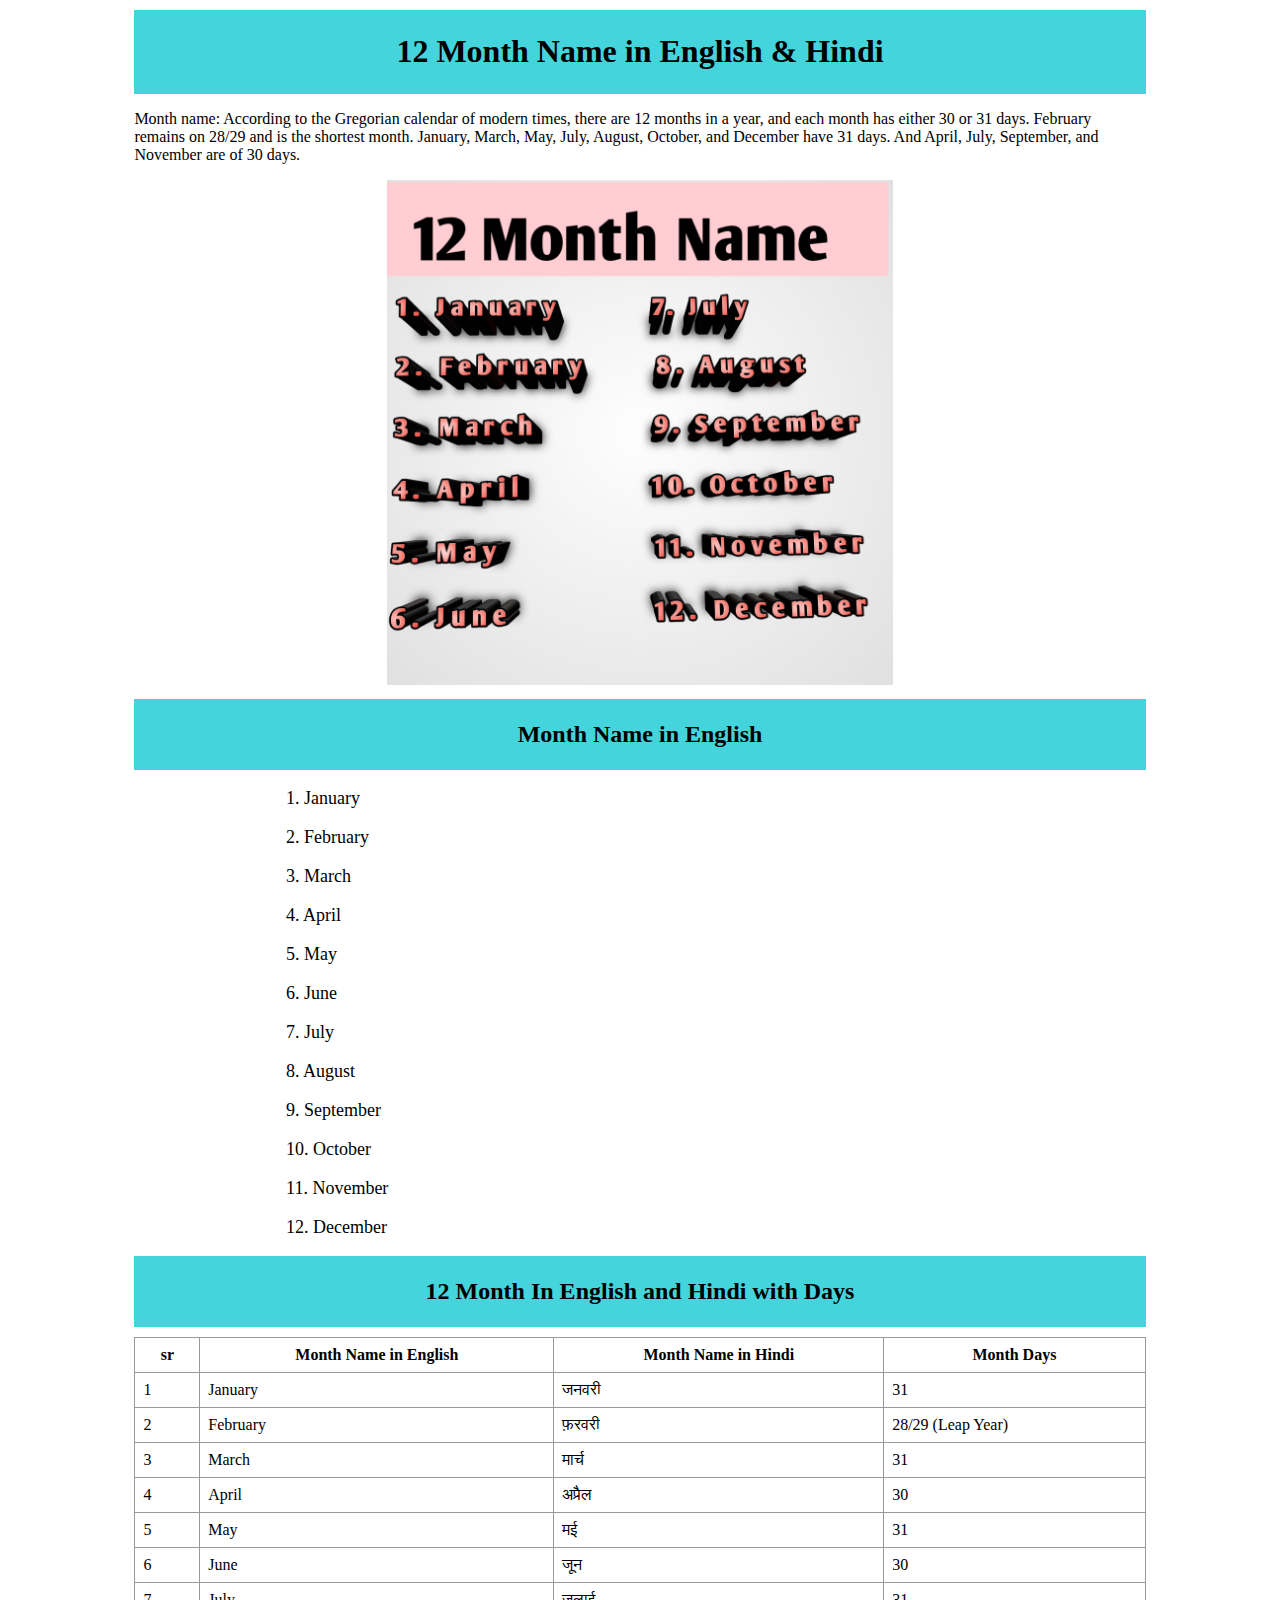
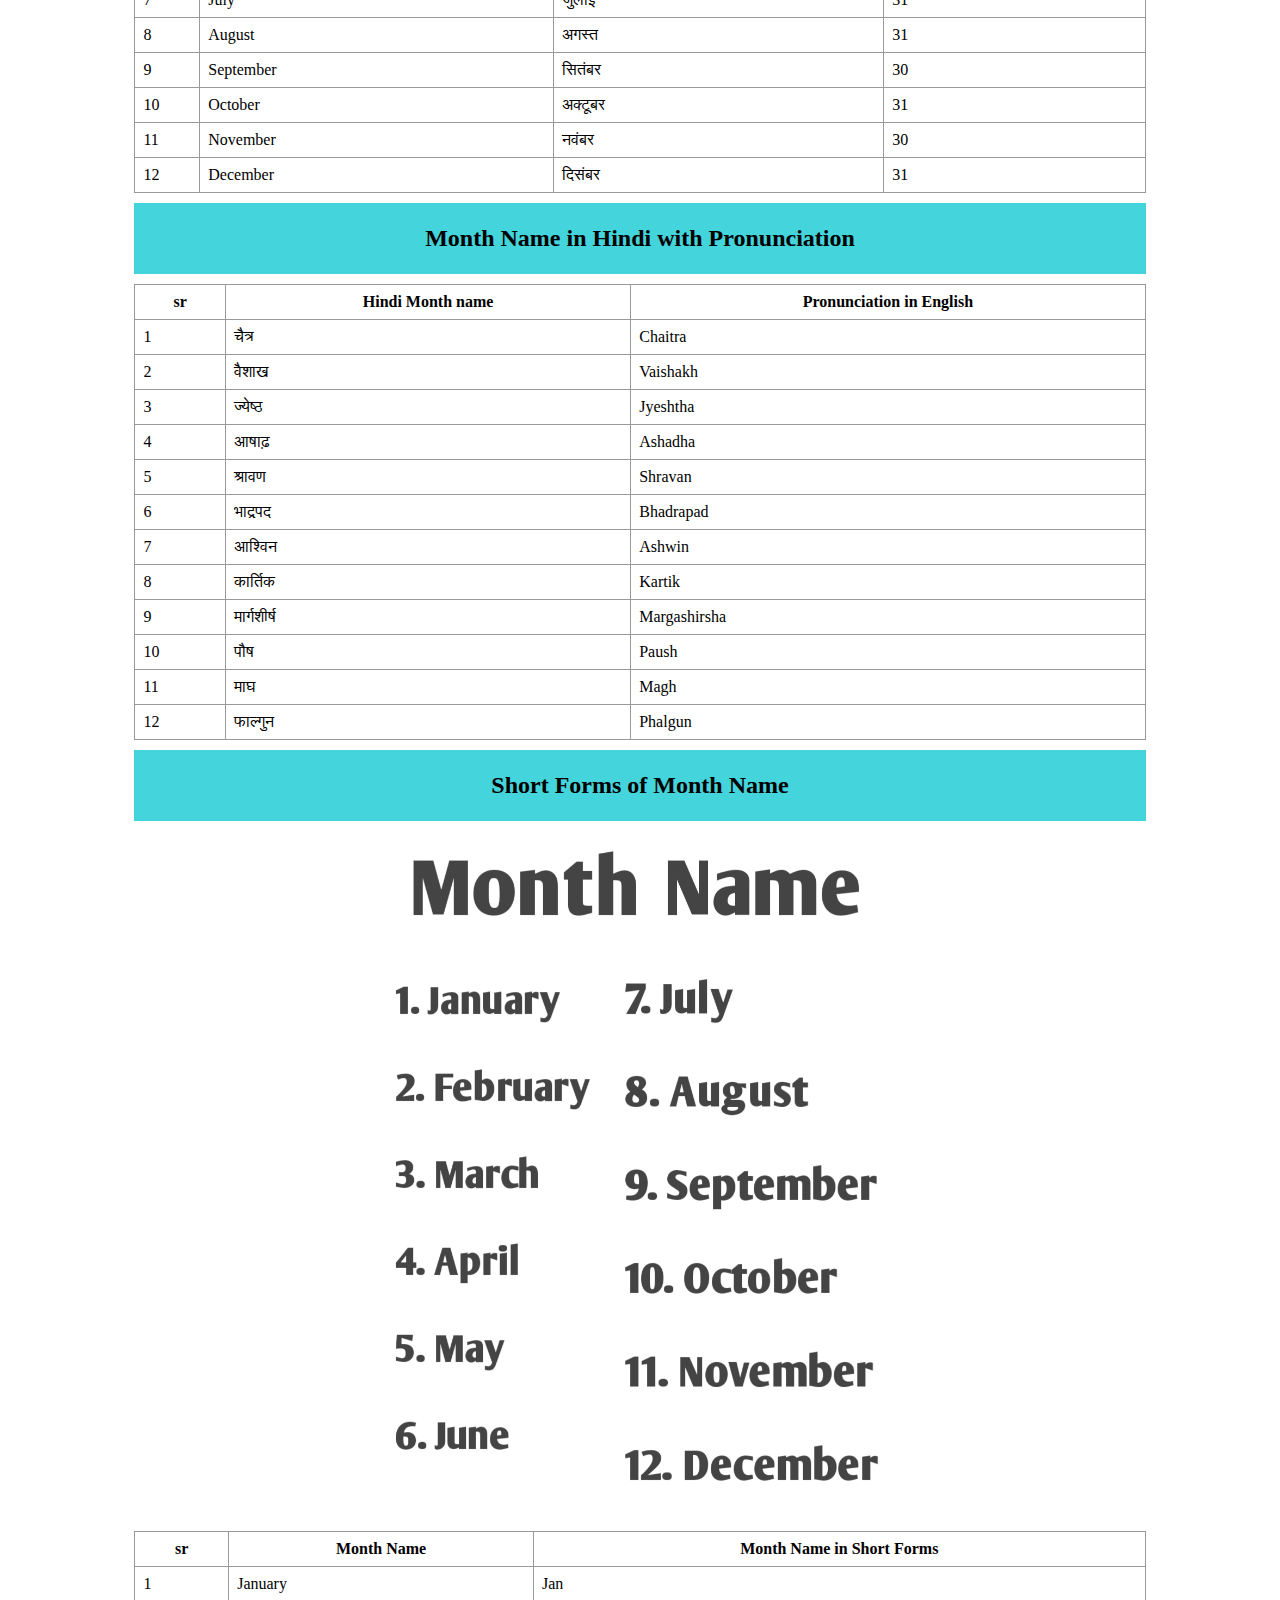
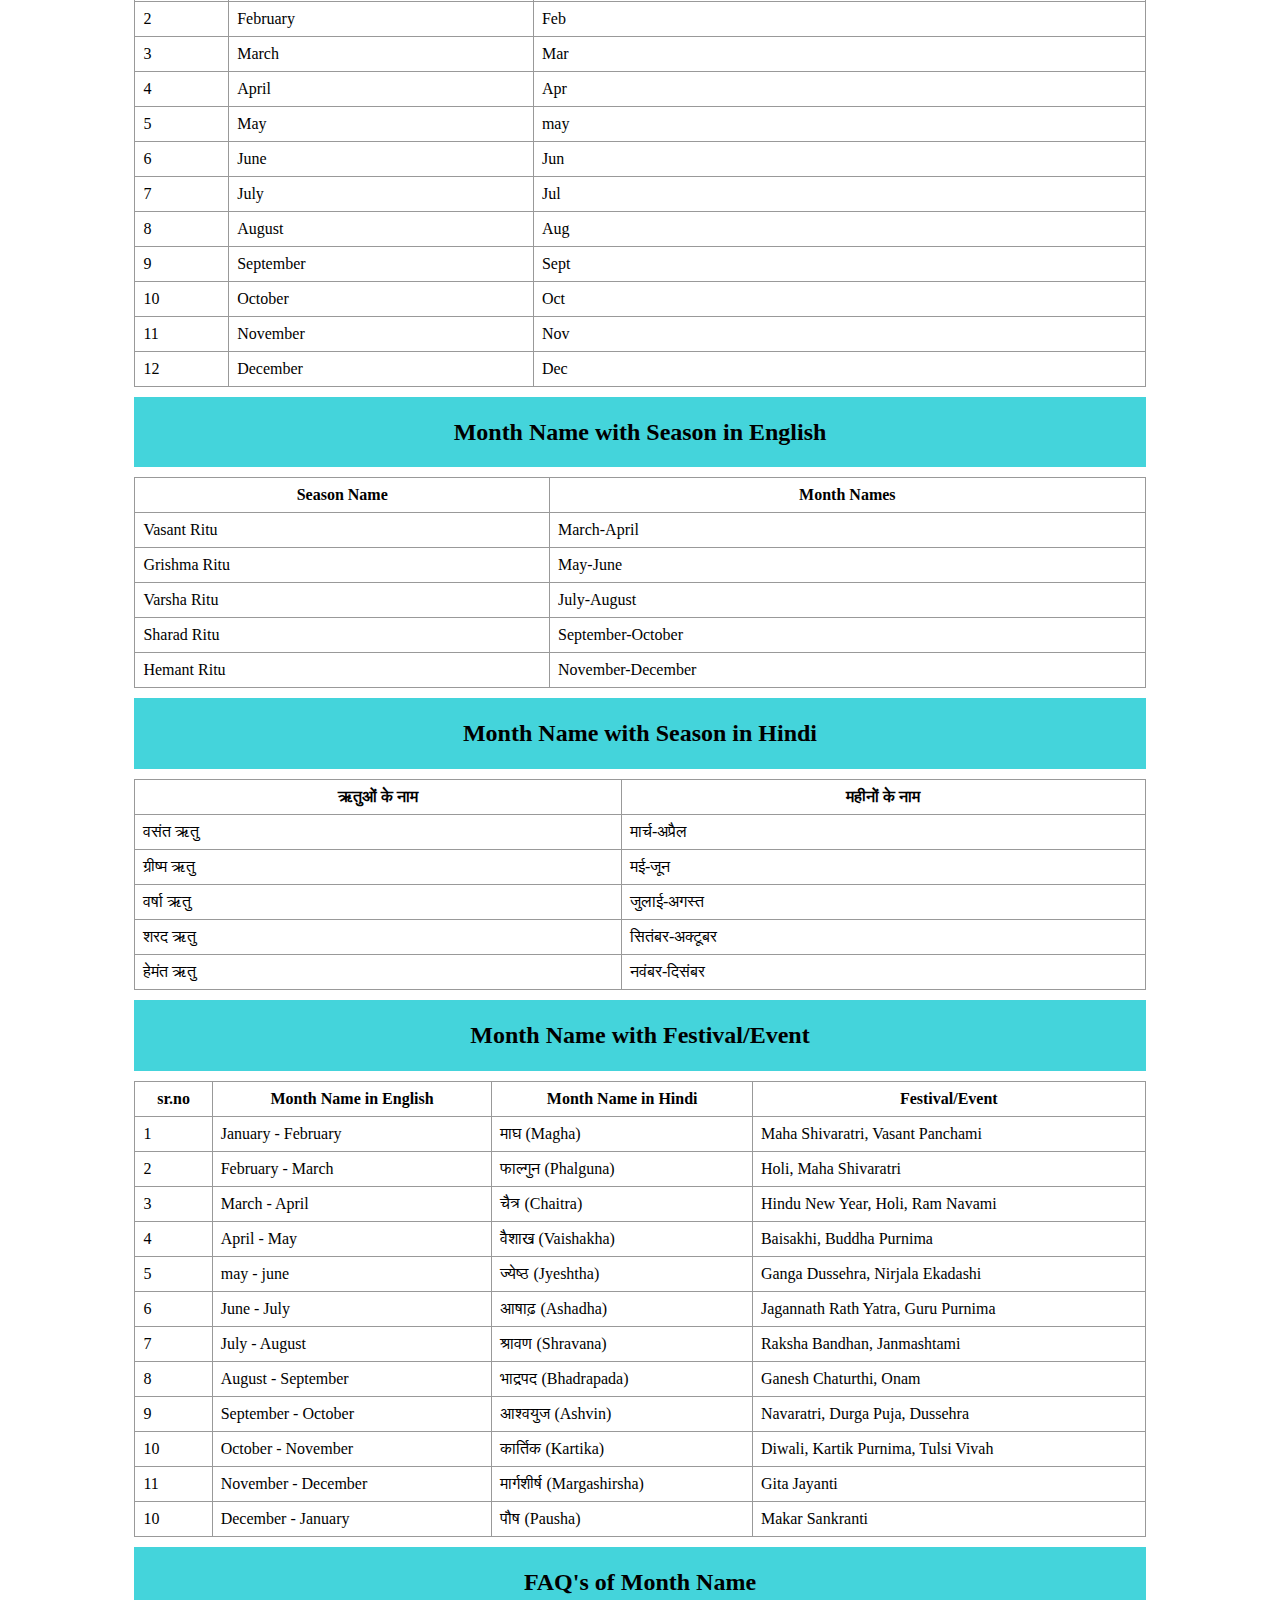
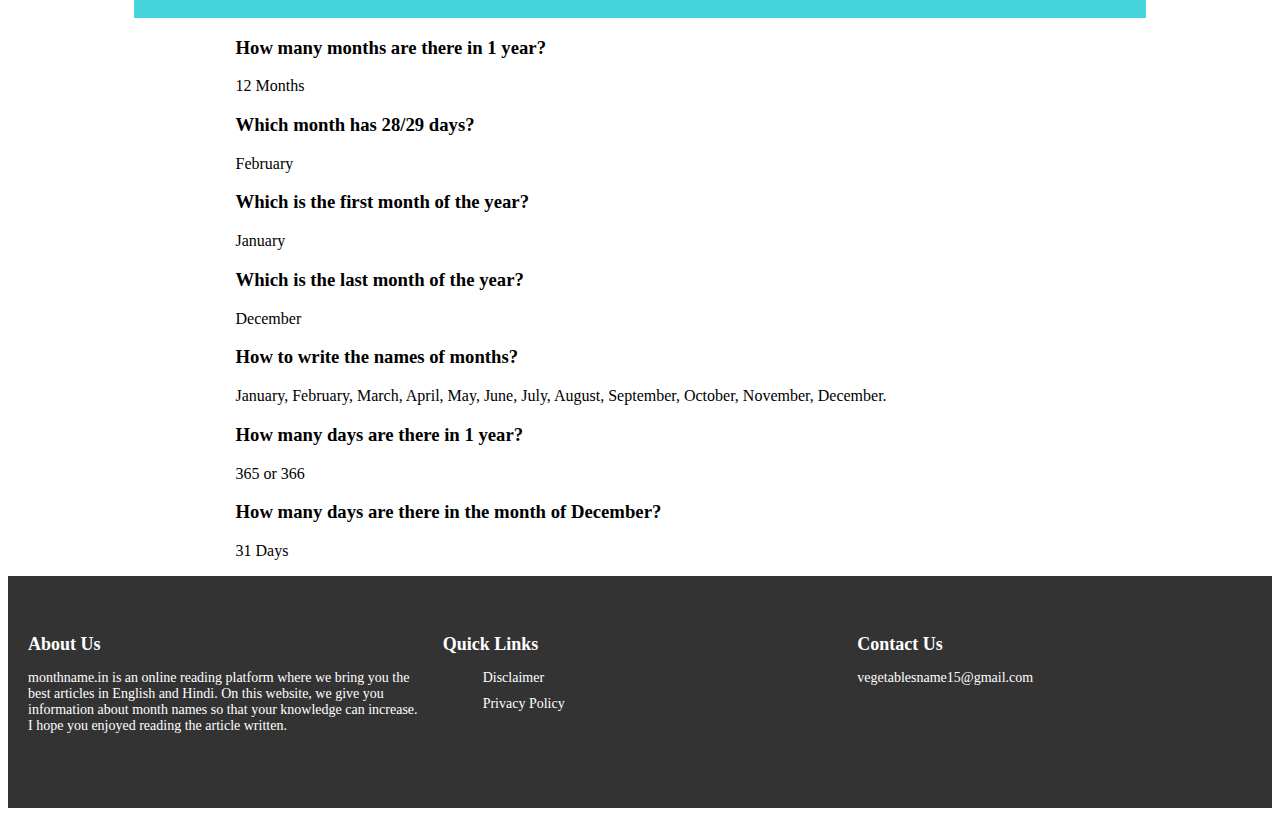
<file: index.html>
<!DOCTYPE html>
<html lang="en-IN">
<head>
<meta charset="utf-8">
<style>:root{--color-primary:#021835;}</style>
<meta http-equiv="x-ua-compatible" content="ie=edge">
<meta name="google-adsense-account" content="ca-pub-6056439217036619">
<meta name="HandheldFriendly" content="True">
<link rel="stylesheet" href=css/master.css>
<meta name="viewport" content="width=device-width, initial-scale=1", shrink-to-fit=no>
<meta name="description" content="According to the Gregorian calendar of modern times, there are 12 months in a year, and each month has either 30 or 31 days. February remains on 28/29.">
<title>12 Months Name in English and Hindi</title>
<link rel="canonical" href="https://monthname.in/">
<meta name="robots" content="index, follow" />
<meta name="keywords" content="Months Name, Months Name, Name of Month">
<link rel="icon" type="image/png" href="icon/favicon-96x96.png" sizes="96x96" />
<link rel="icon" type="image/svg+xml" href="icon/favicon.svg" />
<link rel="shortcut icon" href="icon/favicon.ico" />
<link rel="apple-touch-icon" sizes="180x180" href="icon/apple-touch-icon.png" />
<meta name="apple-mobile-web-app-title" content="MyWebSite" />
<link rel="manifest" href="/icon/site.webmanifest" />
<!-- Open Graph / Facebook -->
<meta property="og:title" content="12 Months Name in English and Hindi">
<meta property="og:site_name" content="months name">
<meta property="og:url" content="https://monthname.in/">
<meta property="og:description" content="According to the Gregorian calendar of modern times, there are 12 months in a year, and each month has either 30 or 31 days. February remains on 28/29 and is the shortest month. January, March, May, July, August, October, and December have 31 days. And April, July, September, and November are of 30 days.">
<meta property="og:type" content="website">
<meta property="og:image" content="https://monthname.in/img/monthname.jpeg" />

<!-- X (Twitter) -->
<meta property="twitter:card" content="summary_large_image" />
<meta property="twitter:url" content="https://monthname.in/" />
<meta property="twitter:title" content="12 Months Name in English and Hindi" />
<meta property="twitter:description" content="According to the Gregorian calendar of modern times, there are 12 months in a year, and each month has either 30 or 31 days. February remains on 28/29 and is the shortest month. January, March, May, July, August, October, and December have 31 days. And April, July, September, and November are of 30 days." />
<meta property="twitter:image" content="https://monthname.in/img/monthname.jpeg" />


<script type="application/ld+json">
{
  "@context": "https://schema.org",
  "@type": "Article",
  "mainEntityOfPage": {
    "@type": "WebPage",
    "@id": "https://monthname.in/"
  },
  "headline": "12 Month Name in English & Hindi",
  "description": "According to the Gregorian calendar of modern times, there are 12 months in a year, and each month has either 30 or 31 days. February remains on 28/29.",
  "articleBody": "Month name: According to the Gregorian calendar of modern times, there are 12 months in a year, and each month has either 30 or 31 days. February remains on 28/29 and is the shortest month. January, March, May, July, August, October, and December have 31 days. And April, July, September, and November are of 30 days. Month name: According to the Gregorian calendar of modern times, there are 12 months in a year, and each month has either 30 or 31 days. February remains on 28/29 and is the shortest month. January, March, May, July, August, October, and December have 31 days. And April, July, September, and November are of 30 days. sr Month Name Month Name in Short Forms 1 January Jan 2 February Feb 3 March Mar 4 April Apr 5 May may 6 June Jun 7 July Jul 8 August Aug 9 September Sept 10 October Oct 11 November Nov 12 December Dec Month Name with Season in English Season Name Month Names Vasant Ritu March-April Grishma Ritu May-June Varsha Ritu July-August Sharad Ritu September-October Hemant Ritu November-December Month Name with Season in Hindi ऋतुओं के नाम महीनों के नाम वसंत ऋतु मार्च-अप्रैल ग्रीष्म ऋतु मई-जून वर्षा ऋतु जुलाई-अगस्त शरद ऋतु सितंबर-अक्टूबर हेमंत ऋतु नवंबर-दिसंबर Month Name with Festival/Event sr.no Month Name in English Month Name in Hindi Festival/Event 1 January - February माघ (Magha) Maha Shivaratri, Vasant Panchami 2 February - March फाल्गुन (Phalguna) Holi, Maha Shivaratri 3 March - April चैत्र (Chaitra) Hindu New Year, Holi, Ram Navami 4 April - May वैशाख (Vaishakha) Baisakhi, Buddha Purnima 5 may - june ज्येष्ठ (Jyeshtha) Ganga Dussehra, Nirjala Ekadashi 6 June - July आषाढ़ (Ashadha) Jagannath Rath Yatra, Guru Purnima 7 July - August श्रावण (Shravana) Raksha Bandhan, Janmashtami 8 August - September भाद्रपद (Bhadrapada) Ganesh Chaturthi, Onam 9 September - October आश्वयुज (Ashvin) Navaratri, Durga Puja, Dussehra 10 October - November कार्तिक (Kartika) Diwali, Kartik Purnima, Tulsi Vivah 11 November - December मार्गशीर्ष (Margashirsha) Gita Jayanti 10 December - January पौष (Pausha) Makar Sankranti",
  "image": "https://monthname.in/img/monthsname.jpeg",  
  "author": {
    "@type": "Person",
    "name": "week name",
    "url": "https://monthname.in/aboutus"
  },  
  "publisher": {
    "@type": "Organization",
    "name": "week name",
    "logo": {
      "@type": "ImageObject",
      "url": "https://monthname.in/month-name.png"
    }
  },
  "datePublished": "2024-12-07T08:00:00+08:00",
  "dateModified": "2025-07-14T08:00:00+08:00"
}
</script>
  <script type="application/ld+json">
{
  "@context": "https://schema.org",
  "@type": "FAQPage",
  "mainEntity": [{
    "@type": "Question",
    "name": "How many months are there in 1 year?",
    "acceptedAnswer": {
      "@type": "Answer",
      "text": "12 Months"
    }
  },{
    "@type": "Question",
    "name": "Which month has 28/29 days?",
    "acceptedAnswer": {
      "@type": "Answer",
      "text": "February"
    }
  },{
    "@type": "Question",
    "name": "Which is the first month of the year?",
    "acceptedAnswer": {
      "@type": "Answer",
      "text": "January"
    }
  },{
    "@type": "Question",
    "name": "Which is the last month of the year?",
    "acceptedAnswer": {
      "@type": "Answer",
      "text": "December"
    }
  },{
    "@type": "Question",
    "name": "How to write the names of months?",
    "acceptedAnswer": {
      "@type": "Answer",
      "text": "January, February, March, April, May, June, July, August, September, October, November, December."
    }
  },{
    "@type": "Question",
    "name": "How many days are there in 1 year?",
    "acceptedAnswer": {
      "@type": "Answer",
      "text": "365 or 366"
    }
  },{
    "@type": "Question",
    "name": "How many days are there in the month of December?",
    "acceptedAnswer": {
      "@type": "Answer",
      "text": "31 Days"
    }
  }]
}
</script>

  </head>
  <main class="site-content" role="main" id="main-content" aria-label="Homepage content" style="height: auto !important;">
  <article class="article" aria-labelledby="article-title" style="height: auto !important;">
  <body>
    <div class="example">
    <div class="d1"><h1>12 Month Name in English & Hindi</h1></div>
    <p class="c5">Month name: According to the Gregorian calendar of modern times, there are 12 months in a year, and each month has either 30 or 31 days. February remains on 28/29 and is the shortest month. January, March, May, July, August, October, and December have 31 days. And April, July, September, and November are of 30 days.</p>
    <img src="img/monthname.jpeg" alt="months name" class="r"><br>
    <div class="d1"><h2>Month Name in English</h2></div>
    <div class="c2">
      <p class="h1">1. January</p>
       <p class="h1">2. February</p>
       <p class="h1">3. March</p>
       <p class="h1">4. April</p>
       <p class="h1">5. May</p>
       <p class="h1">6. June</p>
       <p class="h1">7. July</p>
       <p class="h1">8. August</p>
       <p class="h1">9. September</p>
       <p class="h1">10. October</p>
       <p class="h1">11. November</p>
       <p class="h1">12. December</p>
     </div>
     <div class="d1"><h2>12 Month In English and Hindi with Days</h2></div>
     <div style="overflow-x:auto;" class="first">
     <table style="width:100%">
       <tr>
         <th>sr</th>
         <th>Month Name in English</th>
         <th>Month Name in Hindi</th>
          <th> Month Days</th>
        </tr>
       <tr>
         <td>1</td>
         <td>January</td>
         <td>जनवरी</td>
         <td>31</td>
       </tr>
       <tr>
         <td>2</td>
         <td>February</td>
         <td>फ़रवरी</td>
         <td>28/29 (Leap Year)</td>
       </tr>
       <tr>
         <td>3</td>
         <td>March</td>
         <td>मार्च</td>
         <td>31</td>
       </tr>
       <tr>
         <td>4</td>
         <td>April</td>
         <td>अप्रैल</td>
         <td>30</td>
       </tr>
       <tr>
         <td>5</td>
         <td>May</td>
         <td>मई</td>
         <td>31</td>
       </tr>
       <tr>
         <td>6</td>
         <td>June</td>
         <td>जून</td>
         <td>30</td>
       </tr>
       <tr>
         <td>7</td>
         <td>July</td>
         <td>जुलाई</td>
         <td>31</td>
       </tr>
       <tr>
         <td>8</td>
         <td>August</td>
         <td>अगस्त</td>
         <td>31</td>
       </tr>
       <tr>
         <td>9</td>
         <td>September</td>
         <td>सितंबर</td>
         <td>30</td>
       </tr>
       <tr>
         <td>10</td>
         <td>October</td>
         <td>अक्टूबर</td>
         <td>31</td>
       </tr>
       <tr>
         <td>11</td>
         <td>November</td>
         <td>नवंबर</td>
         <td>30</td>
       </tr>
       <tr>
         <td>12</td>
         <td>December</td>
         <td>दिसंबर</td>
         <td>31</td>
       </tr>
</table>
</div>
        <div class="d1"><h2>Month Name in Hindi with Pronunciation</h2></div>
        <div class="c1">
          <div style="overflow-x:auto;" class="first">
          <table style="width:100%">
            <tr>
              <th>sr</th>
              <th>Hindi Month name</th>
              <th>Pronunciation in English</th>
            </tr>
            <tr>
              <td>1</td>
              <td>चैत्र</td>
              <td>Chaitra</td>
            </tr>
            <tr>
              <td>2</td>
              <td>वैशाख</td>
              <td>Vaishakh</td>
              </tr>
              <tr>
                <td>3</td>
                <td>ज्येष्ठ</td>
                <td>Jyeshtha</td>
              </tr>
              <tr>
                <td>4</td>
                <td>आषाढ़</td>
                <td>Ashadha</td>
              </tr>
              <tr>
                <td>5</td>
                <td>श्रावण</td>
                <td>Shravan</td>
              </tr>
              <tr>
                <td>6</td>
                <td>भाद्रपद</td>
                <td>Bhadrapad</td>
              </tr>
              <tr>
                <td>7</td>
                <td>आश्विन</td>
                <td>Ashwin</td>
              </tr>
              <tr>
                <td>8</td>
                <td>कार्तिक</td>
                <td>Kartik</td>
              </tr>
              <tr>
                <td>9</td>
                <td>मार्गशीर्ष</td>
                <td>Margashirsha</td>
              </tr>
              <tr>
                <td>10</td>
                <td>पौष</td>
                <td>Paush</td>
              </tr>
              <tr>
                <td>11</td>
                <td>माघ</td>
                <td>Magh</td>
              </tr>
              <tr>
                <td>12</td>
                <td>फाल्गुन</td>
                <td>Phalgun</td>
              </tr>
          </table>
        </div>

<div class="d1"><h2>Short Forms of Month Name</h2></div>
<img src="img/monthsname.jpeg" alt="months name" class="r"><br>
<div style="overflow-x:auto;" class="first">
<table style="width:100%">
  <tr>
    <th>sr</th>
    <th>Month Name</th>
    <th>Month Name in Short Forms</th>
  </tr>
  <tr>
    <td>1</td>
    <td>January</td>
    <td>Jan</td>
  </tr>
  <tr>
    <td>2</td>
    <td>February</td>
    <td>Feb</td>
  </tr>
  <tr>
    <td>3</td>
    <td>March</td>
    <td>Mar</td>
  </tr>
  <tr>
    <td>4</td>
    <td>April</td>
    <td>Apr</td>
  </tr>
  <tr>
    <td>5</td>
    <td>May</td>
    <td>may</td>
  </tr>
  <tr>
    <td>6</td>
    <td>June</td>
    <td>Jun</td>
  </tr>
  <tr>
    <td>7</td>
    <td>July</td>
    <td>Jul</td>
  </tr>
  <tr>
    <td>8</td>
    <td>August</td>
    <td>Aug</td>
  </tr>
  <tr>
    <td>9</td>
    <td>September</td>
    <td>Sept</td>
  </tr>
  <tr>
    <td>10</td>
    <td>October</td>
    <td>Oct</td>
  </tr>
  <tr>
    <td>11</td>
    <td>November</td>
    <td>Nov</td>
  </tr>
  <tr>
    <td>12</td>
    <td>December</td>
    <td>Dec</td>
  </tr>
  </table>
  </div>
  <div class="d1"><h2>Month Name with Season in English</h2></div>
  <div style="overflow-x:auto;" class="first">
  <table style="width:100%">
    <tr>
      <th>Season Name </th>
      <th>Month Names</th>
    </tr>
    <tr>
      <td>Vasant Ritu</td>
      <td>March-April</td>
    </tr>
    <tr>
      <td>Grishma Ritu</td>
      <td>May-June</td>
    </tr>
    <tr>
      <td>Varsha Ritu</td>
      <td>July-August</td>
    </tr>
    <tr>
      <td>Sharad Ritu</td>
      <td>September-October</td>
    </tr>
    <tr>
      <td>Hemant Ritu</td>
      <td>November-December</td>
    </tr>
    </table>
    </div>
<div class="d1"><h2>Month Name with Season in Hindi</h2></div>

    <div style="overflow-x:auto;" class="first">
    <table style="width:100%">
      <tr>
        <th>ऋतुओं के नाम </th>
        <th>महीनों के नाम</th>
      </tr>
      <tr>
        <td>वसंत ऋतु</td>
        <td>मार्च-अप्रैल</td>
      </tr>
      <tr>
        <td>ग्रीष्म ऋतु</td>
        <td>मई-जून</td>
      </tr>
      <tr>
        <td>वर्षा ऋतु</td>
        <td>जुलाई-अगस्त</td>
      </tr>
      <tr>
        <td>शरद ऋतु</td>
        <td>सितंबर-अक्टूबर</td>
      </tr>
      <tr>
        <td>हेमंत ऋतु</td>
        <td>नवंबर-दिसंबर</td>
      </tr>
      </table>
      </div>
      <div class="d1"><h2>Month Name with Festival/Event</h2></div>
      <div style="overflow-x:auto;" class="first">
      <table style="width:100%">
        <tr>
          <th>sr.no</th>
          <th>Month Name in English</th>
          <th>Month Name in Hindi</th>
          <th>Festival/Event</th>
        </tr>
        <tr>
          <td>1</td>
          <td>January - February</td>
          <td>माघ (Magha)</td>
          <td>Maha Shivaratri, Vasant Panchami</td>
        </tr>
        <tr>
          <td>2</td>
          <td>February - March</td>
          <td>फाल्गुन (Phalguna)</td>
          <td>Holi, Maha Shivaratri</td>
        </tr>
        <tr>
          <td>3</td>
          <td>March - April</td>
          <td>चैत्र (Chaitra)</td>
          <td>Hindu New Year, Holi, Ram Navami</td>
        </tr>
        <tr>
          <td>4</td>
          <td>April - May</td>
          <td>वैशाख (Vaishakha)</td>
          <td>Baisakhi, Buddha Purnima</td>
        </tr>
        <tr>
          <td>5</td>
          <td>may - june</td>
          <td>ज्येष्ठ (Jyeshtha)</td>
          <td>Ganga Dussehra, Nirjala Ekadashi</td>
        </tr>
        <tr>
          <td>6</td>
          <td>June - July</td>
          <td>आषाढ़ (Ashadha)</td>
          <td>Jagannath Rath Yatra, Guru Purnima</td>
        </tr>
        <tr>
          <td>7</td>
          <td>July - August</td>
          <td>श्रावण (Shravana)</td>
          <td>Raksha Bandhan, Janmashtami</td>
        </tr>
        <tr>
          <td>8</td>
          <td>August - September</td>
          <td>भाद्रपद (Bhadrapada)</td>
          <td>Ganesh Chaturthi, Onam</td>
        </tr>
        <tr>
          <td>9</td>
          <td>September - October</td>
          <td>आश्वयुज (Ashvin)</td>
          <td>Navaratri, Durga Puja, Dussehra</td>
        </tr>

        <tr>
          <td>10</td>
          <td>October - November</td>
          <td>कार्तिक (Kartika)</td>
          <td>Diwali, Kartik Purnima, Tulsi Vivah</td>
        </tr>
        <tr>
          <td>11</td>
          <td>November - December</td>
          <td>मार्गशीर्ष (Margashirsha)</td>
          <td>Gita Jayanti</td>
        </tr>
        <tr>
          <td>10</td>
          <td>December - January</td>
          <td>पौष (Pausha)</td>
          <td>Makar Sankranti</td>
        </tr>
      </table>
      </div>
      <div class="d1"><h2>FAQ's of Month Name</h2></div>
      <div class="c7"><h3>How many months are there in 1 year?</h3>
      <p>12 Months</p>
      <h3>Which month has 28/29 days?</h3>
      <p>February</p>
      <h3>Which is the first month of the year?</h3>
      <p>January</p>
      <h3>Which is the last month of the year?</h3>
      <p>December</p>
      <h3>How to write the names of months?</h3>
      <p>January, February, March, April, May, June, July, August, September, October, November, December.</p>
      <h3>How many days are there in 1 year?</h3>
      <p>365 or 366</p>
      <h3>How many days are there in the month of December?</h3>
      <p>31 Days</p></div>
    </div></div>
    <footer class="footer">
      <div class="footer-container">
        <div class="footer-left">
          <h3>About Us</h3>
          <p>monthname.in is an online reading platform where we bring you the best articles in English and Hindi. On this website, we give you information about month names so that your knowledge can increase. I hope you enjoyed reading the article written.</p>
        </div>

        <div class="footer-middle">
          <h3>Quick Links</h3>
          <ul>
            <li><a href="disclaimer.html">Disclaimer </a></li>
            <li><a href="privacypolicy.html">Privacy Policy</a></li>

          </ul>
        </div>

        <div class="footer-right">
          <h3>Contact Us</h3>
          <p>vegetablesname15@gmail.com</p>

        </div>
      </div>

      <div class="footer-bottom"></div>
    </footer>
  </body>
</html>
</file>
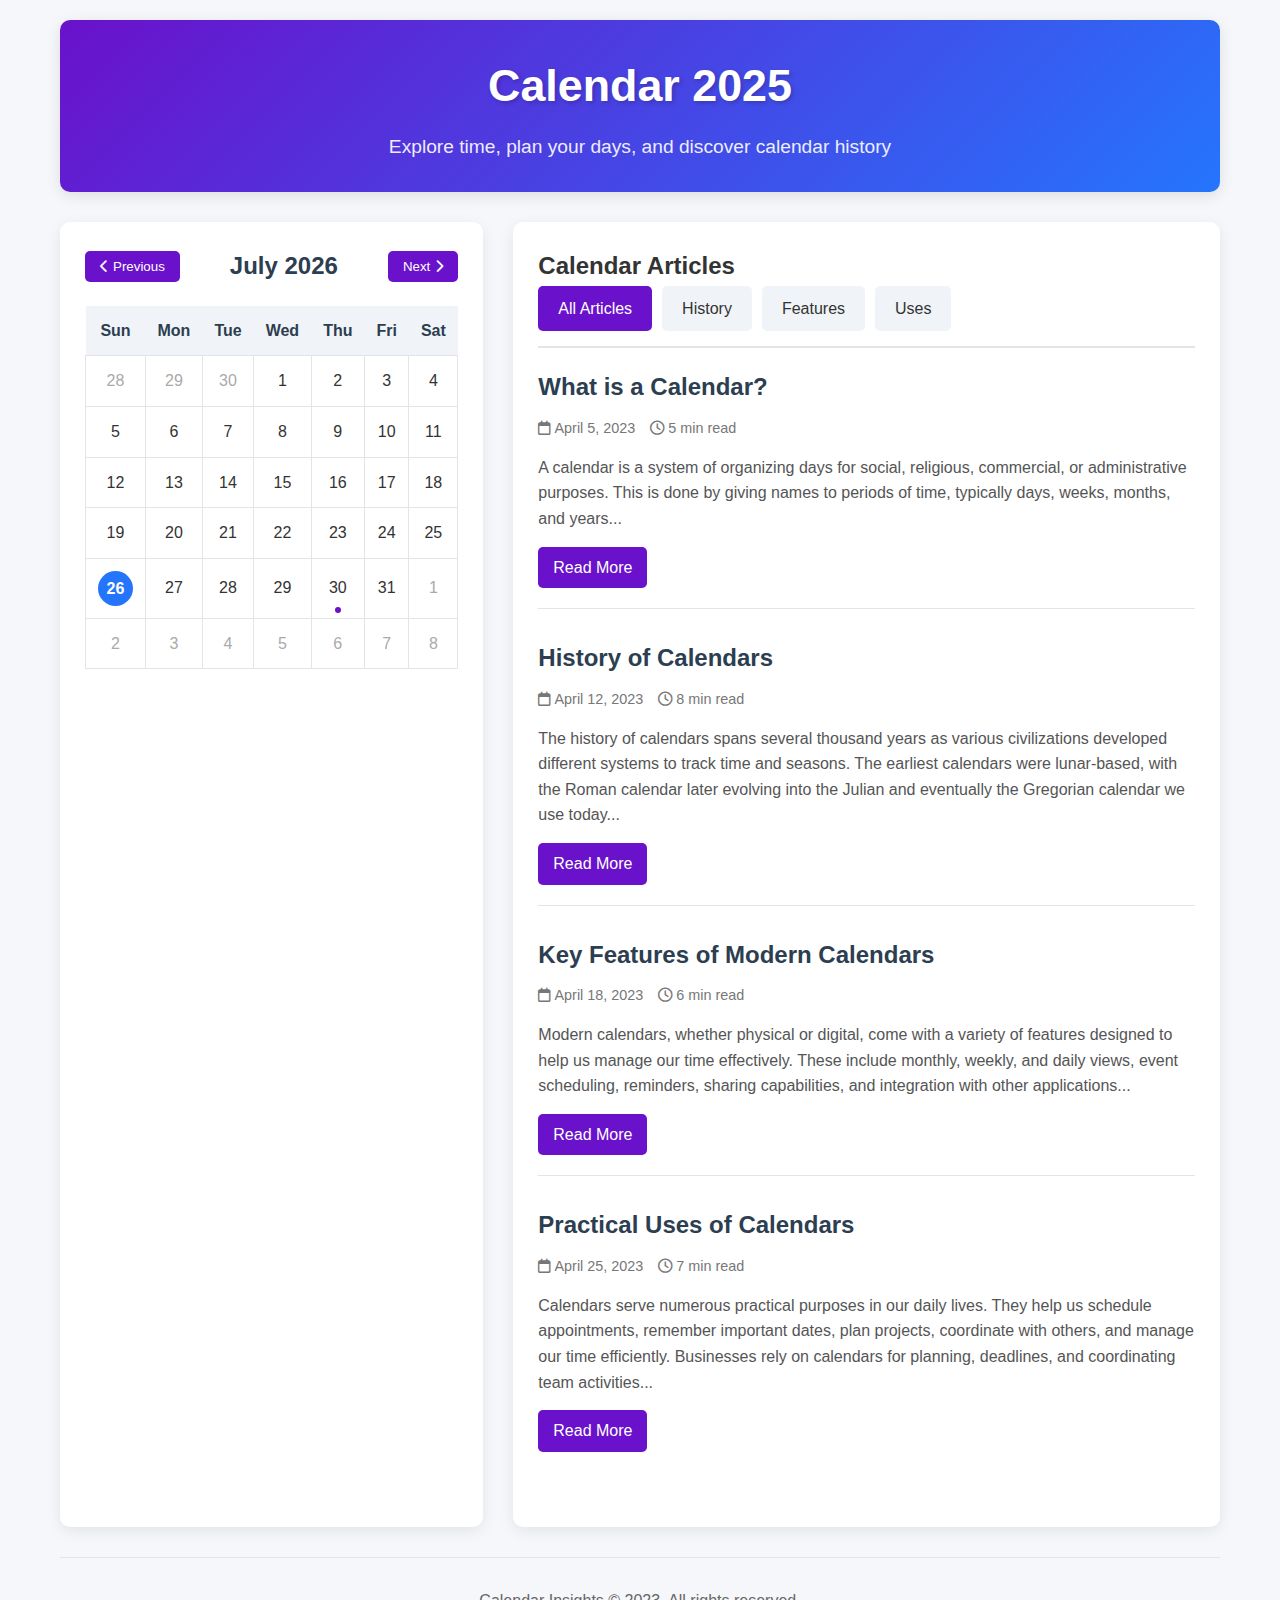
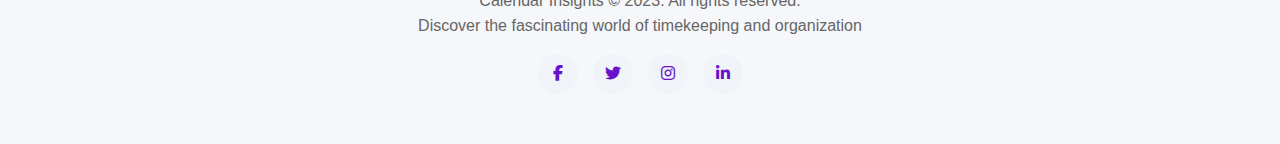
<file: calendar2025.html>
<!DOCTYPE html>
<html lang="en">
<head>
    <meta charset="utf-8" />
  <link rel="stylesheet" href="https://cdnjs.cloudflare.com/ajax/libs/font-awesome/6.4.0/css/all.min.css">
  <meta http-equiv="x-ua-compatible" content="ie=edge">
  <meta name="HandheldFriendly" content="True">
  <meta name="viewport" content="width=device-width, initial-scale=1" />
  <title>Calendar 2025</title>
  <meta name="description" content="A calendar is a system of organizing days for social, religious, commercial, or administrative purposes. This is done by giving names to periods of time, typically days, weeks, months, and years.">
  <link rel="canonical" href="https://monthname.in/calendar2025.html">
  <meta name="robots" content="index, follow" />
  <link rel="icon" type="image/png" href="img/favicon-96x96.png" sizes="96x96" />
<link rel="icon" type="image/svg+xml" href="img/favicon.svg" />
<link rel="shortcut icon" href="img/favicon.ico" />
<link rel="apple-touch-icon" sizes="180x180" href="img/apple-touch-icon.png" />
<meta name="apple-mobile-web-app-title" content="MyWebSite" />
<link rel="manifest" href="img/site.webmanifest" />
  <link rel="stylesheet" href="https://cdnjs.cloudflare.com/ajax/libs/font-awesome/6.4.0/css/all.min.css">
    <style>
        * {
            margin: 0;
            padding: 0;
            box-sizing: border-box;
            font-family: 'Segoe UI', Tahoma, Geneva, Verdana, sans-serif;
        }
        
        body {
            background-color: #f5f7fa;
            color: #333;
            line-height: 1.6;
        }
        
        .container {
            max-width: 1200px;
            margin: 0 auto;
            padding: 20px;
        }
        
        header {
            text-align: center;
            padding: 30px 0;
            margin-bottom: 30px;
            background: linear-gradient(135deg, #6a11cb 0%, #2575fc 100%);
            color: white;
            border-radius: 10px;
            box-shadow: 0 4px 15px rgba(0, 0, 0, 0.1);
        }
        
        h1 {
            font-size: 2.8rem;
            margin-bottom: 10px;
            text-shadow: 2px 2px 4px rgba(0, 0, 0, 0.2);
        }
        
        .tagline {
            font-size: 1.2rem;
            opacity: 0.9;
        }
        
        .main-content {
            display: flex;
            gap: 30px;
            margin-bottom: 30px;
        }
        
        .calendar-container {
            flex: 1;
            background: white;
            border-radius: 10px;
            padding: 25px;
            box-shadow: 0 4px 15px rgba(0, 0, 0, 0.08);
        }
        
        .articles-container {
            flex: 2;
            background: white;
            border-radius: 10px;
            padding: 25px;
            box-shadow: 0 4px 15px rgba(0, 0, 0, 0.08);
        }
        
        .calendar-header {
            display: flex;
            justify-content: space-between;
            align-items: center;
            margin-bottom: 20px;
        }
        
        .calendar-header h2 {
            color: #2c3e50;
        }
        
        .calendar-header button {
            background: #6a11cb;
            color: white;
            border: none;
            padding: 8px 15px;
            border-radius: 5px;
            cursor: pointer;
            transition: background 0.3s;
            display: flex;
            align-items: center;
            gap: 5px;
        }
        
        .calendar-header button:hover {
            background: #2575fc;
        }
        
        .calendar {
            width: 100%;
            border-collapse: collapse;
        }
        
        .calendar th {
            padding: 12px;
            text-align: center;
            background-color: #f0f4f8;
            color: #2c3e50;
            font-weight: 600;
        }
        
        .calendar td {
            padding: 12px;
            text-align: center;
            border: 1px solid #e1e4e8;
            cursor: pointer;
            transition: all 0.2s;
            height: 45px;
            width: 45px;
        }
        
        .calendar td:hover {
            background-color: #e6effd;
            transform: scale(1.05);
        }
        
        .current-day {
            background-color: #2575fc;
            color: white;
            border-radius: 50%;
            display: inline-block;
            width: 35px;
            height: 35px;
            line-height: 35px;
            font-weight: bold;
        }
        
        .other-month {
            color: #aaa;
        }
        
        .event-day {
            position: relative;
        }
        
        .event-day::after {
            content: "";
            position: absolute;
            bottom: 5px;
            left: 50%;
            transform: translateX(-50%);
            width: 6px;
            height: 6px;
            background-color: #6a11cb;
            border-radius: 50%;
        }
        
        .articles-tabs {
            display: flex;
            gap: 10px;
            margin-bottom: 20px;
            border-bottom: 2px solid #e1e4e8;
            padding-bottom: 15px;
        }
        
        .tab {
            padding: 10px 20px;
            background: #f0f4f8;
            border-radius: 5px;
            cursor: pointer;
            transition: all 0.3s;
        }
        
        .tab.active {
            background: #6a11cb;
            color: white;
        }
        
        .tab:hover {
            background: #2575fc;
            color: white;
        }
        
        .article {
            margin-bottom: 30px;
            padding-bottom: 20px;
            border-bottom: 1px solid #e1e4e8;
        }
        
        .article:last-child {
            border-bottom: none;
        }
        
        .article h3 {
            color: #2c3e50;
            margin-bottom: 10px;
            font-size: 1.5rem;
        }
        
        .article p {
            color: #555;
            margin-bottom: 15px;
        }
        
        .article-meta {
            display: flex;
            gap: 15px;
            color: #777;
            font-size: 0.9rem;
            margin-bottom: 15px;
        }
        
        .read-more {
            display: inline-block;
            padding: 8px 15px;
            background: #6a11cb;
            color: white;
            text-decoration: none;
            border-radius: 5px;
            transition: background 0.3s;
        }
        
        .read-more:hover {
            background: #2575fc;
        }
        
        footer {
            text-align: center;
            padding: 30px;
            margin-top: 30px;
            color: #666;
            border-top: 1px solid #e1e4e8;
        }
        
        .social-icons {
            display: flex;
            justify-content: center;
            gap: 15px;
            margin-top: 15px;
        }
        
        .social-icons a {
            display: inline-block;
            width: 40px;
            height: 40px;
            line-height: 40px;
            text-align: center;
            background: #f0f4f8;
            color: #6a11cb;
            border-radius: 50%;
            transition: all 0.3s;
        }
        
        .social-icons a:hover {
            background: #6a11cb;
            color: white;
            transform: translateY(-3px);
        }
        
        @media (max-width: 768px) {
            .main-content {
                flex-direction: column;
            }
            
            .articles-tabs {
                flex-wrap: wrap;
            }
        }
    </style>
</head>
<body>
    <div class="container">
        <header>
            <h1>Calendar 2025</h1>
            <p class="tagline">Explore time, plan your days, and discover calendar history</p>
        </header>
        
        <div class="main-content">
            <div class="calendar-container">
                <div class="calendar-header">
                    <button id="prev-month"><i class="fas fa-chevron-left"></i> Previous</button>
                    <h2 id="current-month-year">April 2023</h2>
                    <button id="next-month">Next <i class="fas fa-chevron-right"></i></button>
                </div>
                <table class="calendar">
                    <thead>
                        <tr>
                            <th>Sun</th>
                            <th>Mon</th>
                            <th>Tue</th>
                            <th>Wed</th>
                            <th>Thu</th>
                            <th>Fri</th>
                            <th>Sat</th>
                        </tr>
                    </thead>
                    <tbody id="calendar-body">
                        <!-- Calendar days will be generated by JavaScript -->
                    </tbody>
                </table>
            </div>
            
            <div class="articles-container">
                <h2>Calendar Articles</h2>
                <div class="articles-tabs">
                    <div class="tab active" data-tab="all">All Articles</div>
                    <div class="tab" data-tab="history">History</div>
                    <div class="tab" data-tab="features">Features</div>
                    <div class="tab" data-tab="uses">Uses</div>
                </div>
                
                <div class="article" data-category="history">
                    <h3>What is a Calendar?</h3>
                    <div class="article-meta">
                        <span><i class="far fa-calendar"></i> April 5, 2023</span>
                        <span><i class="far fa-clock"></i> 5 min read</span>
                    </div>
                    <p>A calendar is a system of organizing days for social, religious, commercial, or administrative purposes. This is done by giving names to periods of time, typically days, weeks, months, and years...</p>
                    <a href="#" class="read-more">Read More</a>
                </div>
                
                <div class="article" data-category="history">
                    <h3>History of Calendars</h3>
                    <div class="article-meta">
                        <span><i class="far fa-calendar"></i> April 12, 2023</span>
                        <span><i class="far fa-clock"></i> 8 min read</span>
                    </div>
                    <p>The history of calendars spans several thousand years as various civilizations developed different systems to track time and seasons. The earliest calendars were lunar-based, with the Roman calendar later evolving into the Julian and eventually the Gregorian calendar we use today...</p>
                    <a href="#" class="read-more">Read More</a>
                </div>
                
                <div class="article" data-category="features">
                    <h3>Key Features of Modern Calendars</h3>
                    <div class="article-meta">
                        <span><i class="far fa-calendar"></i> April 18, 2023</span>
                        <span><i class="far fa-clock"></i> 6 min read</span>
                    </div>
                    <p>Modern calendars, whether physical or digital, come with a variety of features designed to help us manage our time effectively. These include monthly, weekly, and daily views, event scheduling, reminders, sharing capabilities, and integration with other applications...</p>
                    <a href="#" class="read-more">Read More</a>
                </div>
                
                <div class="article" data-category="uses">
                    <h3>Practical Uses of Calendars</h3>
                    <div class="article-meta">
                        <span><i class="far fa-calendar"></i> April 25, 2023</span>
                        <span><i class="far fa-clock"></i> 7 min read</span>
                    </div>
                    <p>Calendars serve numerous practical purposes in our daily lives. They help us schedule appointments, remember important dates, plan projects, coordinate with others, and manage our time efficiently. Businesses rely on calendars for planning, deadlines, and coordinating team activities...</p>
                    <a href="#" class="read-more">Read More</a>
                </div>
            </div>
        </div>
        
        <footer>
            <p>Calendar Insights &copy; 2023. All rights reserved.</p>
            <p>Discover the fascinating world of timekeeping and organization</p>
            <div class="social-icons">
                <a href="#"><i class="fab fa-facebook-f"></i></a>
                <a href="#"><i class="fab fa-twitter"></i></a>
                <a href="#"><i class="fab fa-instagram"></i></a>
                <a href="#"><i class="fab fa-linkedin-in"></i></a>
            </div>
        </footer>
    </div>

    <script>
        // Calendar functionality
        let currentDate = new Date();
        let currentMonth = currentDate.getMonth();
        let currentYear = currentDate.getFullYear();

        const monthNames = ["January", "February", "March", "April", "May", "June",
            "July", "August", "September", "October", "November", "December"
        ];

        function generateCalendar(month, year) {
            const calendarBody = document.getElementById('calendar-body');
            const currentMonthYear = document.getElementById('current-month-year');
            
            // Clear previous calendar
            calendarBody.innerHTML = '';
            currentMonthYear.textContent = `${monthNames[month]} ${year}`;
            
            // First day of the month
            const firstDay = new Date(year, month, 1);
            // Last day of the month
            const lastDay = new Date(year, month + 1, 0);
            // Days in month
            const daysInMonth = lastDay.getDate();
            // Starting day of the week (0 = Sunday, 1 = Monday, etc.)
            const startDay = firstDay.getDay();
            
            // Previous month days
            const prevMonthLastDay = new Date(year, month, 0).getDate();
            
            // Generate calendar days
            let date = 1;
            let nextMonthDate = 1;
            
            for (let i = 0; i < 6; i++) {
                const row = document.createElement('tr');
                
                for (let j = 0; j < 7; j++) {
                    const cell = document.createElement('td');
                    
                    if (i === 0 && j < startDay) {
                        // Previous month
                        const prevDate = prevMonthLastDay - (startDay - j - 1);
                        cell.textContent = prevDate;
                        cell.classList.add('other-month');
                    } else if (date > daysInMonth) {
                        // Next month
                        cell.textContent = nextMonthDate;
                        cell.classList.add('other-month');
                        nextMonthDate++;
                    } else {
                        // Current month
                        cell.textContent = date;
                        
                        // Highlight current day
                        if (date === currentDate.getDate() && 
                            month === currentDate.getMonth() && 
                            year === currentDate.getFullYear()) {
                            cell.innerHTML = `<span class="current-day">${date}</span>`;
                        }
                        
                        // Add event indicator to random days
                        if (Math.random() > 0.7 && date > currentDate.getDate()) {
                            cell.classList.add('event-day');
                        }
                        
                        date++;
                    }
                    
                    row.appendChild(cell);
                }
                
                calendarBody.appendChild(row);
                
                // Stop creating rows if we've displayed all days
                if (date > daysInMonth && nextMonthDate > 7) {
                    break;
                }
            }
        }

        // Tab functionality
        const tabs = document.querySelectorAll('.tab');
        const articles = document.querySelectorAll('.article');
        
        tabs.forEach(tab => {
            tab.addEventListener('click', () => {
                // Remove active class from all tabs
                tabs.forEach(t => t.classList.remove('active'));
                
                // Add active class to clicked tab
                tab.classList.add('active');
                
                const category = tab.dataset.tab;
                
                // Show/hide articles based on category
                articles.forEach(article => {
                    if (category === 'all' || article.dataset.category === category) {
                        article.style.display = 'block';
                    } else {
                        article.style.display = 'none';
                    }
                });
            });
        });

        // Event listeners for month navigation
        document.getElementById('prev-month').addEventListener('click', () => {
            currentMonth--;
            if (currentMonth < 0) {
                currentMonth = 11;
                currentYear--;
            }
            generateCalendar(currentMonth, currentYear);
        });

        document.getElementById('next-month').addEventListener('click', () => {
            currentMonth++;
            if (currentMonth > 11) {
                currentMonth = 0;
                currentYear++;
            }
            generateCalendar(currentMonth, currentYear);
        });

        // Initialize calendar
        generateCalendar(currentMonth, currentYear);
    </script>
</body>
</html>
</file>
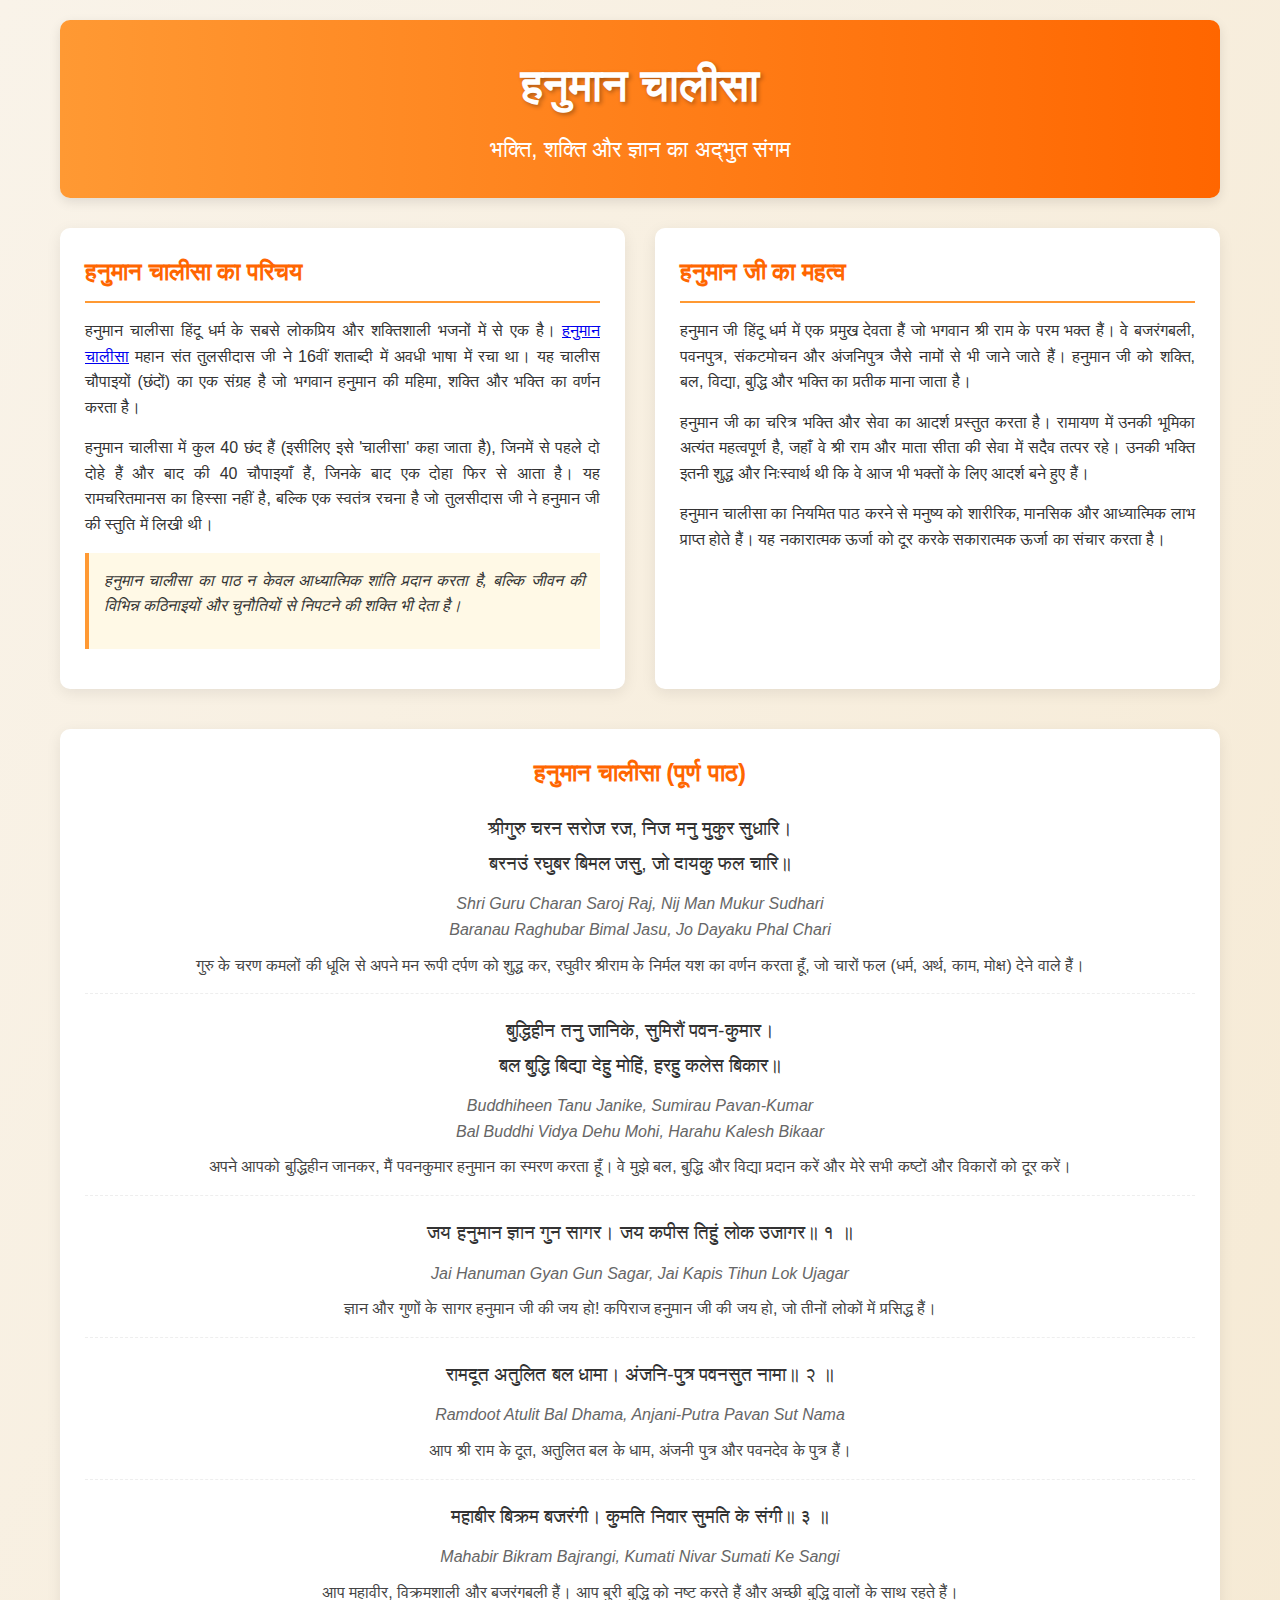
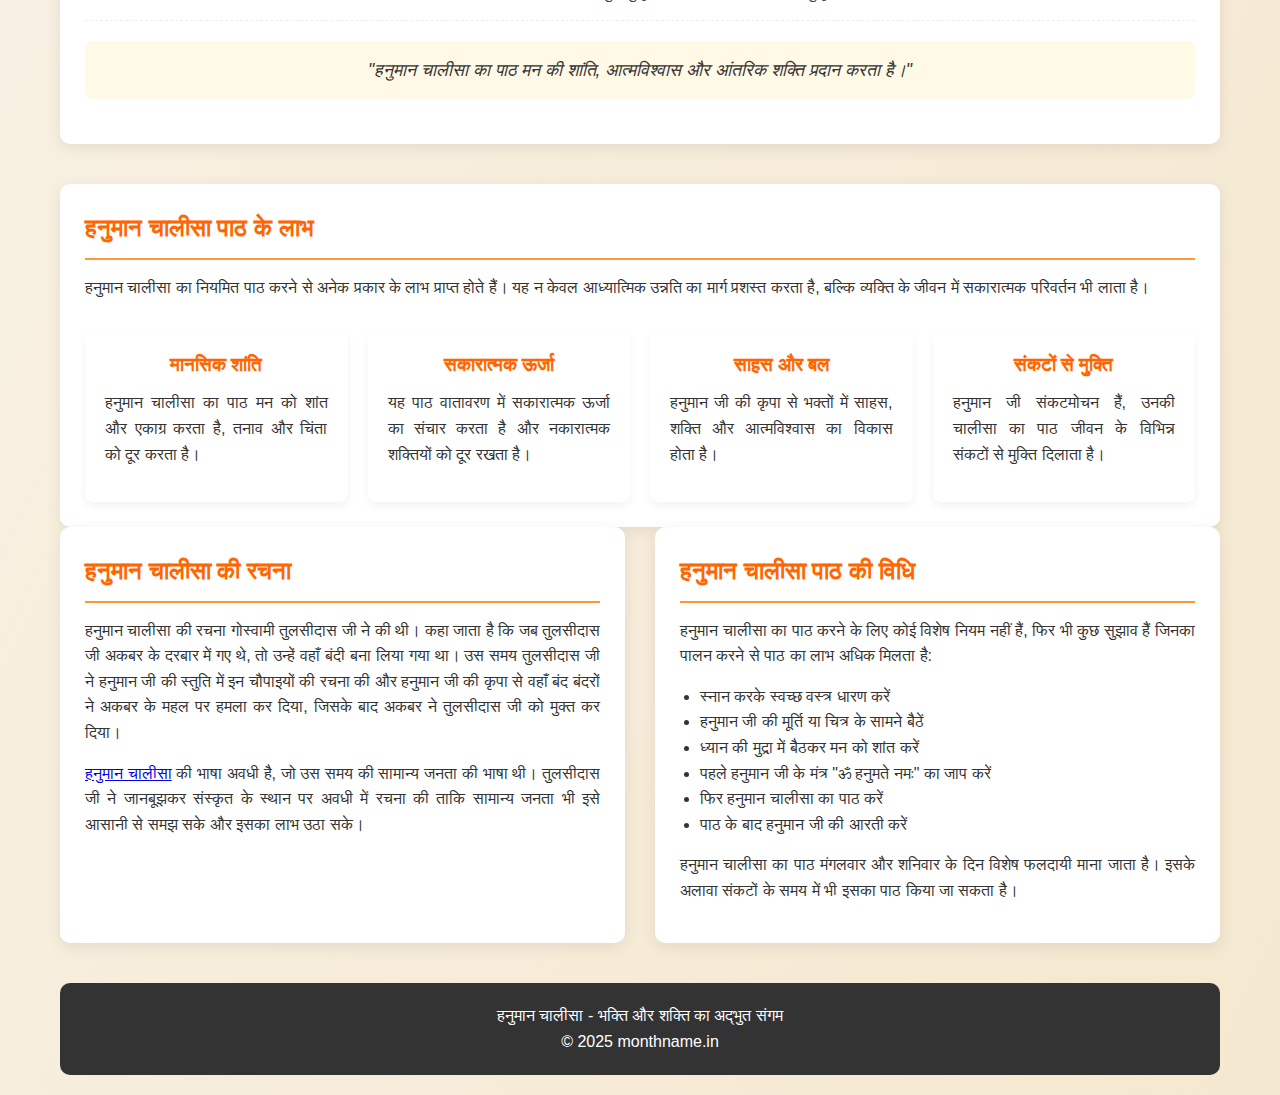
<file: hanuman-chalisa.html>
<!DOCTYPE html>
<html lang="hi">
<head>
    <meta charset="UTF-8">
    <meta name="viewport" content="width=device-width, initial-scale=1.0">
    <title>हनुमान चालीसा - Hanuman Chalisa</title>
    <link rel="canonical" href="/hanuman-chalisa.html">
<meta name="robots" content="index, follow" />
<link rel="icon" type="image/png" href="icon/favicon-96x96.png" sizes="96x96" />
<link rel="icon" type="image/svg+xml" href="icon/favicon.svg" />
<link rel="shortcut icon" href="icon/favicon.ico" />
    <style>
        * {
            margin: 0;
            padding: 0;
            box-sizing: border-box;
        }

        body {
            font-family: 'Segoe UI', Tahoma, Geneva, Verdana, sans-serif;
            line-height: 1.6;
            color: #333;
            background: linear-gradient(to bottom right, #f9f3e9, #f5e8d0);
            min-height: 100vh;
        }

        .container {
            max-width: 1200px;
            margin: 0 auto;
            padding: 20px;
        }

        header {
            text-align: center;
            padding: 30px 0;
            background: linear-gradient(to right, #ff9933, #ff6600);
            color: white;
            border-radius: 10px;
            margin-bottom: 30px;
            box-shadow: 0 4px 12px rgba(0, 0, 0, 0.1);
        }

        h1 {
            font-size: 2.8rem;
            margin-bottom: 10px;
            text-shadow: 2px 2px 4px rgba(0, 0, 0, 0.3);
        }

        .subtitle {
            font-size: 1.4rem;
            font-weight: 300;
        }

        .content {
            display: grid;
            grid-template-columns: 1fr 1fr;
            gap: 30px;
            margin-bottom: 40px;
        }

        @media (max-width: 768px) {
            .content {
                grid-template-columns: 1fr;
            }
        }

        .card {
            background: white;
            border-radius: 10px;
            padding: 25px;
            box-shadow: 0 4px 15px rgba(0, 0, 0, 0.08);
            transition: transform 0.3s ease;
        }

        .card:hover {
            transform: translateY(-5px);
        }

        .card h2 {
            color: #ff6600;
            margin-bottom: 15px;
            padding-bottom: 10px;
            border-bottom: 2px solid #ff9933;
        }

        .card p {
            margin-bottom: 15px;
            text-align: justify;
        }

        .highlight {
            background-color: #fff9e6;
            padding: 15px;
            border-left: 4px solid #ff9933;
            margin: 15px 0;
            font-style: italic;
        }

        .hanuman-image {
            width: 100%;
            border-radius: 10px;
            margin: 20px 0;
            box-shadow: 0 4px 8px rgba(0, 0, 0, 0.1);
        }

        .chalisa-text {
            background: #fff;
            padding: 25px;
            border-radius: 10px;
            box-shadow: 0 4px 15px rgba(0, 0, 0, 0.08);
            margin-bottom: 40px;
        }

        .chalisa-text h2 {
            text-align: center;
            color: #ff6600;
            margin-bottom: 20px;
        }

        .verse {
            margin-bottom: 20px;
            padding-bottom: 15px;
            border-bottom: 1px dashed #eee;
        }

        .hindi {
            font-size: 1.2rem;
            line-height: 1.8;
            text-align: center;
            margin-bottom: 10px;
        }

        .transliteration {
            font-style: italic;
            color: #666;
            text-align: center;
            margin-bottom: 10px;
        }

        .translation {
            color: #444;
            text-align: center;
        }

        footer {
            text-align: center;
            padding: 20px;
            background: #333;
            color: white;
            border-radius: 10px;
            margin-top: 30px;
        }

        .benefits {
            display: grid;
            grid-template-columns: repeat(auto-fit, minmax(250px, 1fr));
            gap: 20px;
            margin-top: 30px;
        }

        .benefit-item {
            background: white;
            padding: 20px;
            border-radius: 8px;
            text-align: center;
            box-shadow: 0 4px 8px rgba(0, 0, 0, 0.05);
        }

        .benefit-item h3 {
            color: #ff6600;
            margin-bottom: 10px;
        }

        .quote {
            font-size: 1.1rem;
            text-align: center;
            font-style: italic;
            margin: 20px 0;
            padding: 15px;
            background: #fff9e6;
            border-radius: 8px;
        }
    </style>
</head>
<body>
    <div class="container">
        <header>
            <h1>हनुमान चालीसा</h1>
            <p class="subtitle">भक्ति, शक्ति और ज्ञान का अद्भुत संगम</p>
        </header>

        <div class="content">
            <div class="card">
                <h2>हनुमान चालीसा का परिचय</h2>
                <p>हनुमान चालीसा हिंदू धर्म के सबसे लोकप्रिय और शक्तिशाली भजनों में से एक है। <a href="https://hanumanchalisa.gen.in/">हनुमान चालीसा</a> महान संत तुलसीदास जी ने 16वीं शताब्दी में अवधी भाषा में रचा था। यह चालीस चौपाइयों (छंदों) का एक संग्रह है जो भगवान हनुमान की महिमा, शक्ति और भक्ति का वर्णन करता है।</p>
                
                <p>हनुमान चालीसा में कुल 40 छंद हैं (इसीलिए इसे 'चालीसा' कहा जाता है), जिनमें से पहले दो दोहे हैं और बाद की 40 चौपाइयाँ हैं, जिनके बाद एक दोहा फिर से आता है। यह रामचरितमानस का हिस्सा नहीं है, बल्कि एक स्वतंत्र रचना है जो तुलसीदास जी ने हनुमान जी की स्तुति में लिखी थी।</p>
                
                <div class="highlight">
                    <p>हनुमान चालीसा का पाठ न केवल आध्यात्मिक शांति प्रदान करता है, बल्कि जीवन की विभिन्न कठिनाइयों और चुनौतियों से निपटने की शक्ति भी देता है।</p>
                </div>
            </div>

            <div class="card">
                <h2>हनुमान जी का महत्व</h2>
                <p>हनुमान जी हिंदू धर्म में एक प्रमुख देवता हैं जो भगवान श्री राम के परम भक्त हैं। वे बजरंगबली, पवनपुत्र, संकटमोचन और अंजनिपुत्र जैसे नामों से भी जाने जाते हैं। हनुमान जी को शक्ति, बल, विद्या, बुद्धि और भक्ति का प्रतीक माना जाता है।</p>
                
                <p>हनुमान जी का चरित्र भक्ति और सेवा का आदर्श प्रस्तुत करता है। रामायण में उनकी भूमिका अत्यंत महत्वपूर्ण है, जहाँ वे श्री राम और माता सीता की सेवा में सदैव तत्पर रहे। उनकी भक्ति इतनी शुद्ध और निःस्वार्थ थी कि वे आज भी भक्तों के लिए आदर्श बने हुए हैं।</p>
                
                <p>हनुमान चालीसा का नियमित पाठ करने से मनुष्य को शारीरिक, मानसिक और आध्यात्मिक लाभ प्राप्त होते हैं। यह नकारात्मक ऊर्जा को दूर करके सकारात्मक ऊर्जा का संचार करता है।</p>
            </div>
        </div>

        <div class="chalisa-text">
            <h2>हनुमान चालीसा (पूर्ण पाठ)</h2>
            
            <div class="verse">
                <div class="hindi">श्रीगुरु चरन सरोज रज, निज मनु मुकुर सुधारि।<br>बरनउं रघुबर बिमल जसु, जो दायकु फल चारि॥</div>
                <div class="transliteration">Shri Guru Charan Saroj Raj, Nij Man Mukur Sudhari<br>Baranau Raghubar Bimal Jasu, Jo Dayaku Phal Chari</div>
                <div class="translation">गुरु के चरण कमलों की धूलि से अपने मन रूपी दर्पण को शुद्ध कर, रघुवीर श्रीराम के निर्मल यश का वर्णन करता हूँ, जो चारों फल (धर्म, अर्थ, काम, मोक्ष) देने वाले हैं।</div>
            </div>
            
            <div class="verse">
                <div class="hindi">बुद्धिहीन तनु जानिके, सुमिरौं पवन-कुमार।<br>बल बुद्धि बिद्या देहु मोहिं, हरहु कलेस बिकार॥</div>
                <div class="transliteration">Buddhiheen Tanu Janike, Sumirau Pavan-Kumar<br>Bal Buddhi Vidya Dehu Mohi, Harahu Kalesh Bikaar</div>
                <div class="translation">अपने आपको बुद्धिहीन जानकर, मैं पवनकुमार हनुमान का स्मरण करता हूँ। वे मुझे बल, बुद्धि और विद्या प्रदान करें और मेरे सभी कष्टों और विकारों को दूर करें।</div>
            </div>
            
            <div class="verse">
                <div class="hindi">जय हनुमान ज्ञान गुन सागर। जय कपीस तिहुं लोक उजागर॥ १ ॥</div>
                <div class="transliteration">Jai Hanuman Gyan Gun Sagar, Jai Kapis Tihun Lok Ujagar</div>
                <div class="translation">ज्ञान और गुणों के सागर हनुमान जी की जय हो! कपिराज हनुमान जी की जय हो, जो तीनों लोकों में प्रसिद्ध हैं।</div>
            </div>
            
            <div class="verse">
                <div class="hindi">रामदूत अतुलित बल धामा। अंजनि-पुत्र पवनसुत नामा॥ २ ॥</div>
                <div class="transliteration">Ramdoot Atulit Bal Dhama, Anjani-Putra Pavan Sut Nama</div>
                <div class="translation">आप श्री राम के दूत, अतुलित बल के धाम, अंजनी पुत्र और पवनदेव के पुत्र हैं।</div>
            </div>
            
            <div class="verse">
                <div class="hindi">महाबीर बिक्रम बजरंगी। कुमति निवार सुमति के संगी॥ ३ ॥</div>
                <div class="transliteration">Mahabir Bikram Bajrangi, Kumati Nivar Sumati Ke Sangi</div>
                <div class="translation">आप महावीर, विक्रमशाली और बजरंगबली हैं। आप बुरी बुद्धि को नष्ट करते हैं और अच्छी बुद्धि वालों के साथ रहते हैं।</div>
            </div>
            
            <!-- Additional verses would continue here in a complete implementation -->
            
            <div class="quote">
                "हनुमान चालीसा का पाठ मन की शांति, आत्मविश्वास और आंतरिक शक्ति प्रदान करता है।"
            </div>
        </div>

        <div class="card">
            <h2>हनुमान चालीसा पाठ के लाभ</h2>
            <p>हनुमान चालीसा का नियमित पाठ करने से अनेक प्रकार के लाभ प्राप्त होते हैं। यह न केवल आध्यात्मिक उन्नति का मार्ग प्रशस्त करता है, बल्कि व्यक्ति के जीवन में सकारात्मक परिवर्तन भी लाता है।</p>
            
            <div class="benefits">
                <div class="benefit-item">
                    <h3>मानसिक शांति</h3>
                    <p>हनुमान चालीसा का पाठ मन को शांत और एकाग्र करता है, तनाव और चिंता को दूर करता है।</p>
                </div>
                <div class="benefit-item">
                    <h3>सकारात्मक ऊर्जा</h3>
                    <p>यह पाठ वातावरण में सकारात्मक ऊर्जा का संचार करता है और नकारात्मक शक्तियों को दूर रखता है।</p>
                </div>
                <div class="benefit-item">
                    <h3>साहस और बल</h3>
                    <p>हनुमान जी की कृपा से भक्तों में साहस, शक्ति और आत्मविश्वास का विकास होता है।</p>
                </div>
                <div class="benefit-item">
                    <h3>संकटों से मुक्ति</h3>
                    <p>हनुमान जी संकटमोचन हैं, उनकी चालीसा का पाठ जीवन के विभिन्न संकटों से मुक्ति दिलाता है।</p>
                </div>
            </div>
        </div>

        <div class="content">
            <div class="card">
                <h2>हनुमान चालीसा की रचना</h2>
                <p>हनुमान चालीसा की रचना गोस्वामी तुलसीदास जी ने की थी। कहा जाता है कि जब तुलसीदास जी अकबर के दरबार में गए थे, तो उन्हें वहाँ बंदी बना लिया गया था। उस समय तुलसीदास जी ने हनुमान जी की स्तुति में इन चौपाइयों की रचना की और हनुमान जी की कृपा से वहाँ बंद बंदरों ने अकबर के महल पर हमला कर दिया, जिसके बाद अकबर ने तुलसीदास जी को मुक्त कर दिया।</p>
                
                <p><a href="https://hanumanchalisa.gen.in/">हनुमान चालीसा</a> की भाषा अवधी है, जो उस समय की सामान्य जनता की भाषा थी। तुलसीदास जी ने जानबूझकर संस्कृत के स्थान पर अवधी में रचना की ताकि सामान्य जनता भी इसे आसानी से समझ सके और इसका लाभ उठा सके।</p>
            </div>

            <div class="card">
                <h2>हनुमान चालीसा पाठ की विधि</h2>
                <p>हनुमान चालीसा का पाठ करने के लिए कोई विशेष नियम नहीं हैं, फिर भी कुछ सुझाव हैं जिनका पालन करने से पाठ का लाभ अधिक मिलता है:</p>
                
                <ul style="padding-left: 20px; margin: 15px 0;">
                    <li>स्नान करके स्वच्छ वस्त्र धारण करें</li>
                    <li>हनुमान जी की मूर्ति या चित्र के सामने बैठें</li>
                    <li>ध्यान की मुद्रा में बैठकर मन को शांत करें</li>
                    <li>पहले हनुमान जी के मंत्र "ॐ हनुमते नमः" का जाप करें</li>
                    <li>फिर हनुमान चालीसा का पाठ करें</li>
                    <li>पाठ के बाद हनुमान जी की आरती करें</li>
                </ul>
                
                <p>हनुमान चालीसा का पाठ मंगलवार और शनिवार के दिन विशेष फलदायी माना जाता है। इसके अलावा संकटों के समय में भी इसका पाठ किया जा सकता है।</p>
            </div>
        </div>

        <footer>
            <p>हनुमान चालीसा - भक्ति और शक्ति का अद्भुत संगम</p>
            <p>© 2025 monthname.in</p>
        </footer>
    </div>
</body>
</html>
</file>
